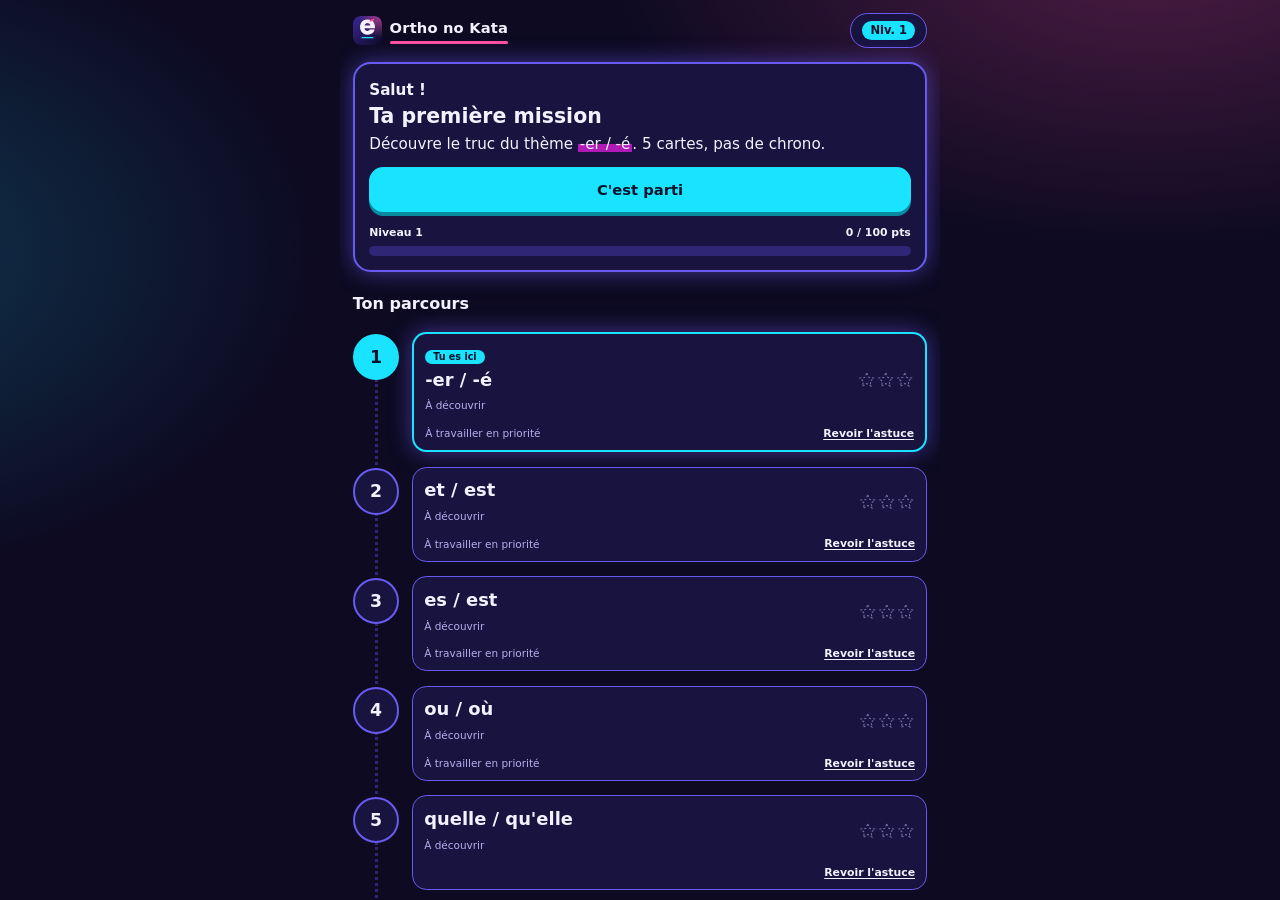
<file: index.html>
<!doctype html>
<html lang="fr">
<head>
  <meta charset="utf-8">
  <meta name="viewport" content="width=device-width, initial-scale=1, viewport-fit=cover">
  <meta name="theme-color" content="#0d0a22">
  <title>Ortho no Kata</title>
  <link rel="manifest" href="manifest.json">
  <link rel="icon" href="icons/icon-192.png">
  <link rel="apple-touch-icon" href="icons/icon-192.png">
  <script src="theme.js"></script>
  <link rel="stylesheet" href="style.css">
</head>
<body data-zoom-min="0.8">
  <div class="bandeau" id="maj" role="status"><span>Nouvelle version disponible</span><button type="button">Mettre à jour</button></div>
  <main id="app"><p>Chargement…</p></main>
  <script src="dom.js"></script>
  <script src="shared.js"></script>
  <script src="rules.js"></script>
  <script src="duel-model.js"></script>
  <script src="mots-model.js"></script>
  <script src="dictees-model.js"></script>
  <script src="menu.js"></script>
  <script src="fit.js"></script>
  <script src="pwa.js"></script>
</body>
</html>
</file>
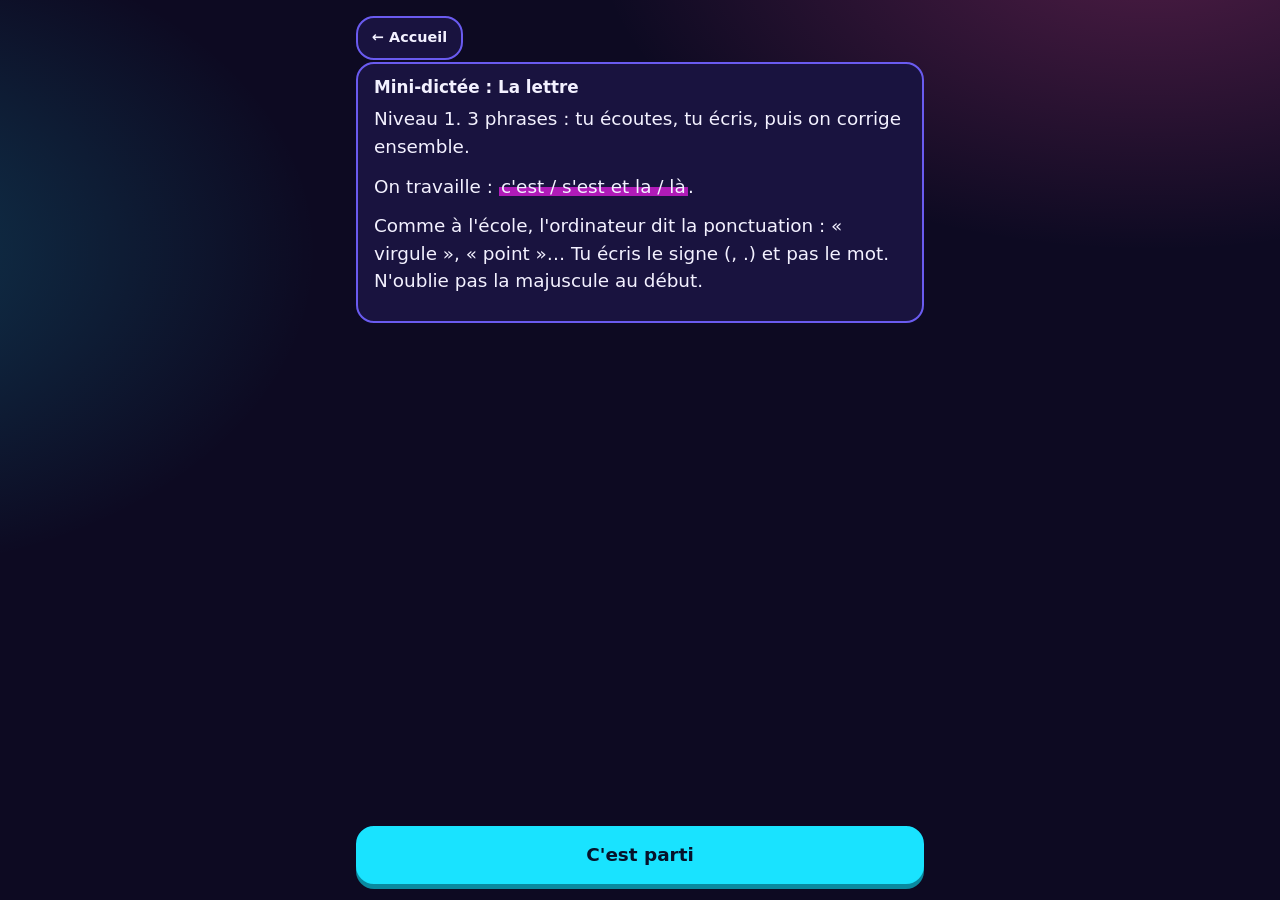
<file: dictee.html>
<!doctype html>
<html lang="fr">
<head>
  <meta charset="utf-8">
  <meta name="viewport" content="width=device-width, initial-scale=1, viewport-fit=cover">
  <meta name="theme-color" content="#0d0a22">
  <title>La dictée : Ortho no Kata</title>
  <link rel="manifest" href="manifest.json">
  <link rel="icon" href="icons/icon-192.png">
  <link rel="apple-touch-icon" href="icons/icon-192.png">
  <script src="theme.js"></script>
  <link rel="stylesheet" href="style.css">
</head>
<body data-zoom-min="0.7">
  <div class="bandeau" id="maj" role="status"><span>Nouvelle version disponible</span><button type="button">Mettre à jour</button></div>
  <main id="app"><p>Chargement…</p></main>
  <script src="dom.js"></script>
  <script src="shared.js"></script>
  <script src="duel-model.js"></script>
  <script src="rules.js"></script>
  <script src="dictees-model.js"></script>
  <script src="dictee.js"></script>
  <script src="fit.js"></script>
  <script src="pwa.js"></script>
</body>
</html>
</file>
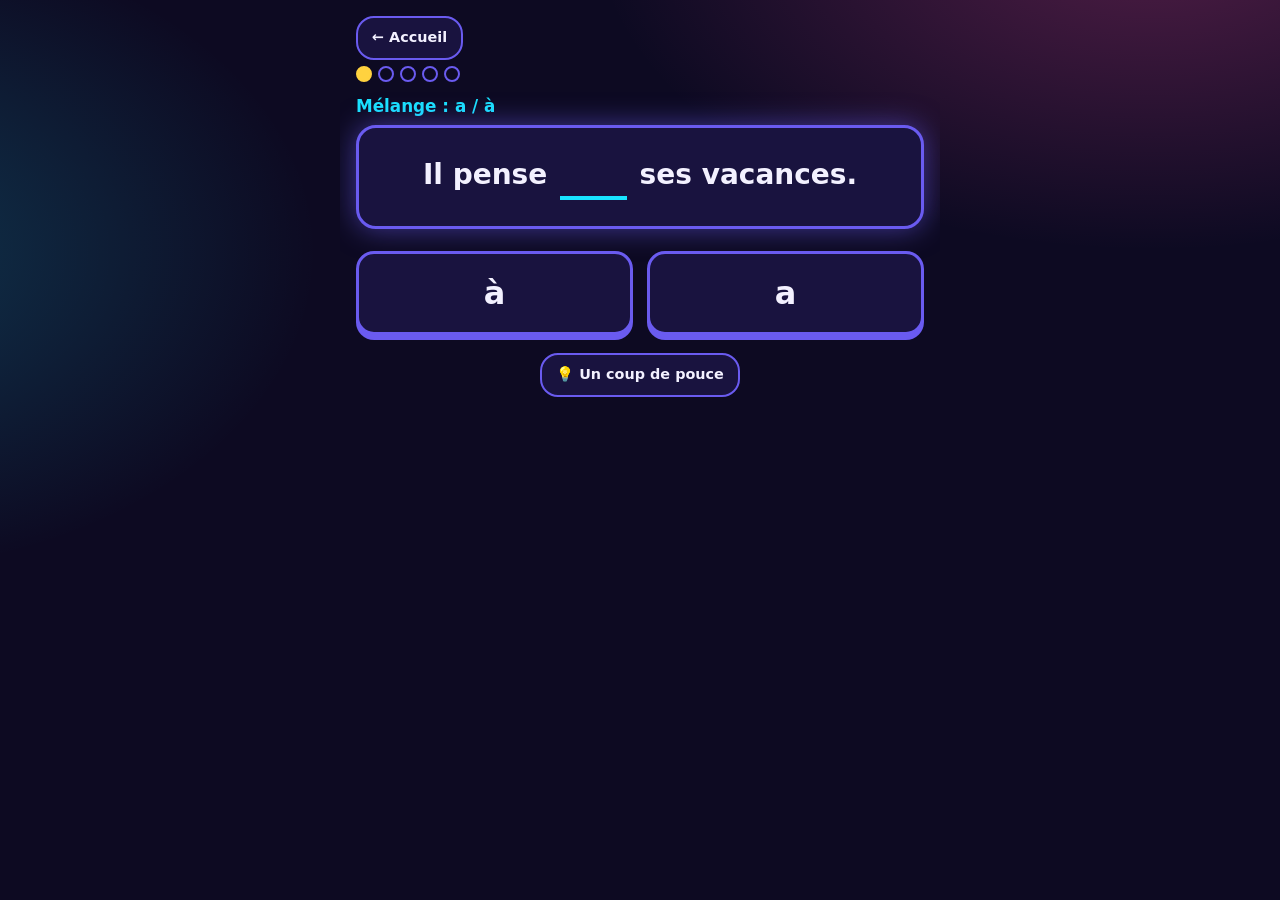
<file: duel.html>
<!doctype html>
<html lang="fr">
<head>
  <meta charset="utf-8">
  <meta name="viewport" content="width=device-width, initial-scale=1, viewport-fit=cover">
  <meta name="theme-color" content="#0d0a22">
  <title>Jeu : Ortho no Kata</title>
  <link rel="manifest" href="manifest.json">
  <link rel="icon" href="icons/icon-192.png">
  <link rel="apple-touch-icon" href="icons/icon-192.png">
  <script src="theme.js"></script>
  <link rel="stylesheet" href="style.css">
</head>
<body>
  <div class="bandeau" id="maj" role="status"><span>Nouvelle version disponible</span><button type="button">Mettre à jour</button></div>
  <main id="app"><p>Chargement…</p></main>
  <script src="dom.js"></script>
  <script src="shared.js"></script>
  <script src="rules.js"></script>
  <script src="duel-model.js"></script>
  <script src="duel.js"></script>
  <script src="fit.js"></script>
  <script src="pwa.js"></script>
</body>
</html>
</file>
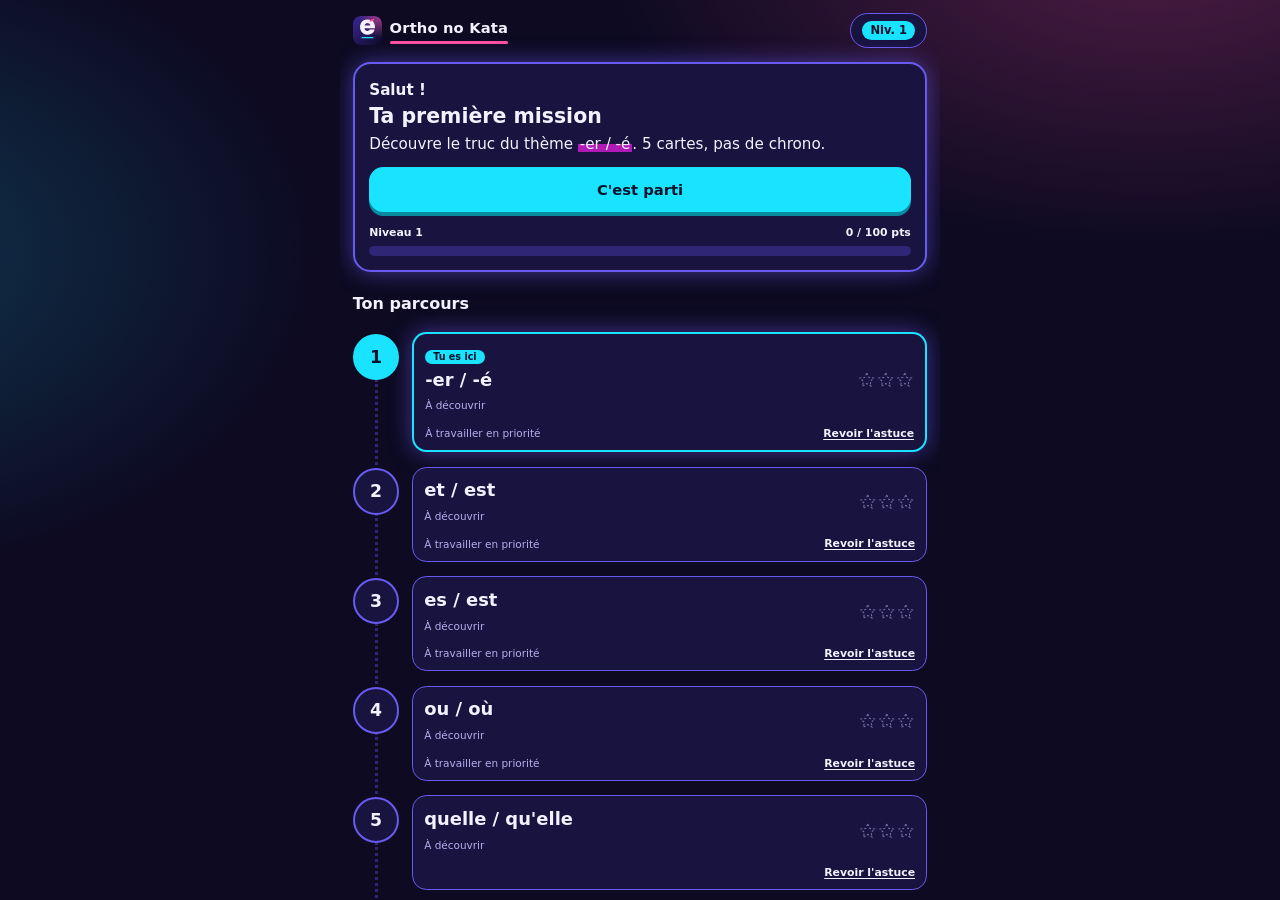
<file: lecon.html>
<!doctype html>
<html lang="fr">
<head>
  <meta charset="utf-8">
  <meta name="viewport" content="width=device-width, initial-scale=1, viewport-fit=cover">
  <meta name="theme-color" content="#0d0a22">
  <title>L'astuce : Ortho no Kata</title>
  <link rel="manifest" href="manifest.json">
  <link rel="icon" href="icons/icon-192.png">
  <link rel="apple-touch-icon" href="icons/icon-192.png">
  <script src="theme.js"></script>
  <link rel="stylesheet" href="style.css">
</head>
<body>
  <div class="bandeau" id="maj" role="status"><span>Nouvelle version disponible</span><button type="button">Mettre à jour</button></div>
  <main id="app"><p>Chargement…</p></main>
  <script src="dom.js"></script>
  <script src="shared.js"></script>
  <script src="rules.js"></script>
  <script src="duel-model.js"></script>
  <script src="lecon.js"></script>
  <script src="fit.js"></script>
  <script src="pwa.js"></script>
</body>
</html>
</file>
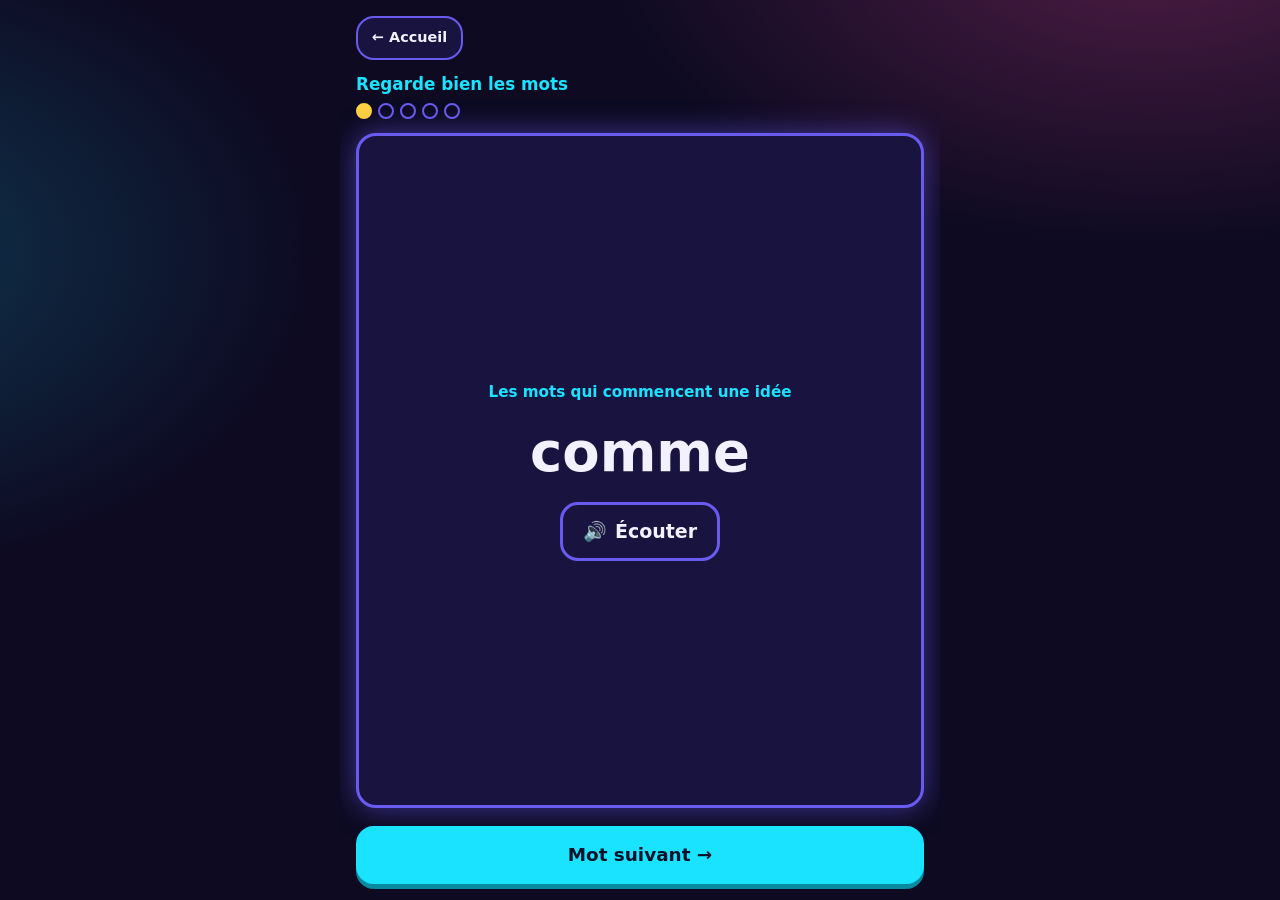
<file: mots.html>
<!doctype html>
<html lang="fr">
<head>
  <meta charset="utf-8">
  <meta name="viewport" content="width=device-width, initial-scale=1, viewport-fit=cover">
  <meta name="theme-color" content="#0d0a22">
  <title>Les mots : Ortho no Kata</title>
  <link rel="manifest" href="manifest.json">
  <link rel="icon" href="icons/icon-192.png">
  <link rel="apple-touch-icon" href="icons/icon-192.png">
  <script src="theme.js"></script>
  <link rel="stylesheet" href="style.css">
</head>
<body>
  <div class="bandeau" id="maj" role="status"><span>Nouvelle version disponible</span><button type="button">Mettre à jour</button></div>
  <main id="app"><p>Chargement…</p></main>
  <script src="dom.js"></script>
  <script src="shared.js"></script>
  <script src="duel-model.js"></script>
  <script src="mots-model.js"></script>
  <script src="mots.js"></script>
  <script src="fit.js"></script>
  <script src="pwa.js"></script>
</body>
</html>
</file>
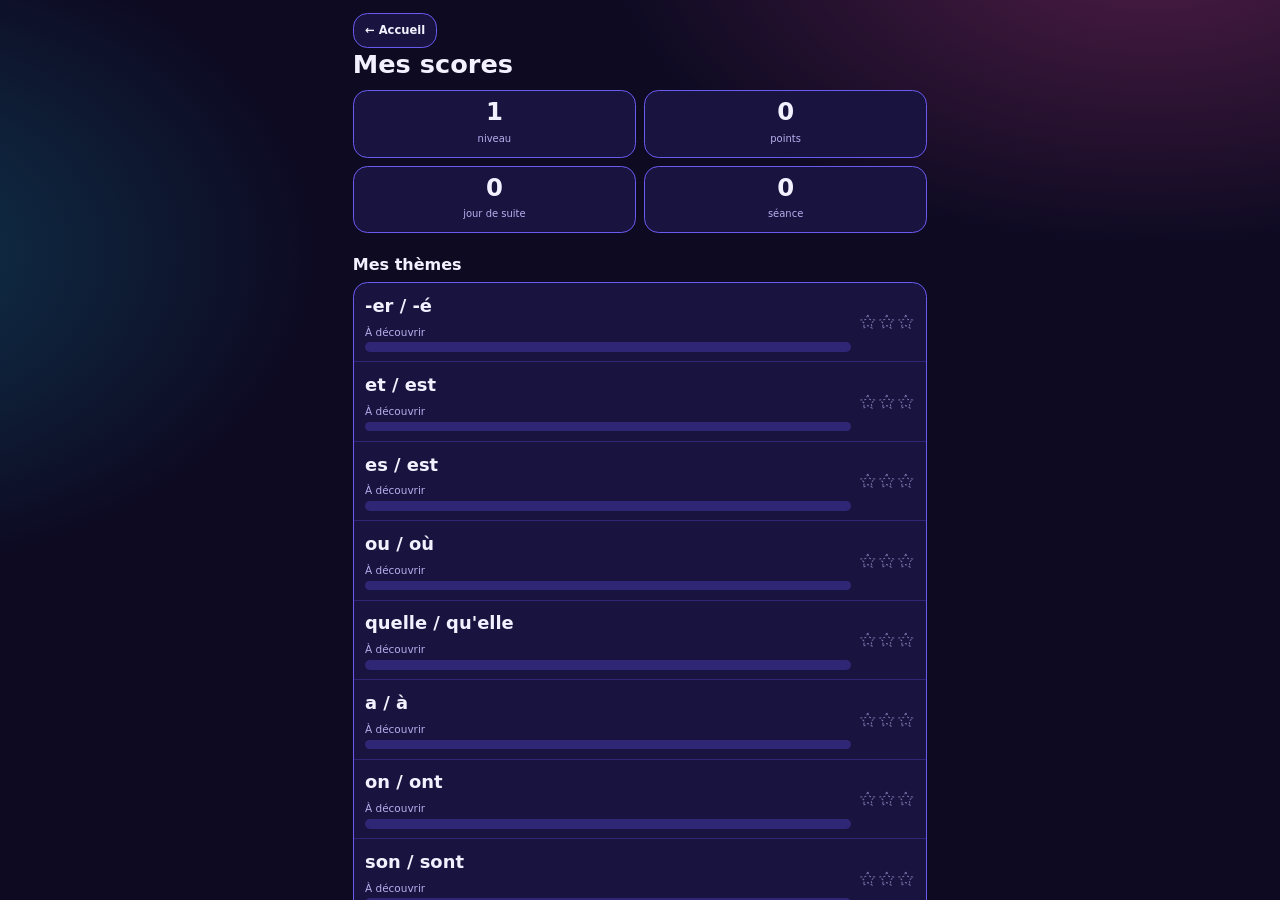
<file: scores.html>
<!doctype html>
<html lang="fr">
<head>
  <meta charset="utf-8">
  <meta name="viewport" content="width=device-width, initial-scale=1, viewport-fit=cover">
  <meta name="theme-color" content="#0d0a22">
  <title>Mes scores : Ortho no Kata</title>
  <link rel="manifest" href="manifest.json">
  <link rel="icon" href="icons/icon-192.png">
  <link rel="apple-touch-icon" href="icons/icon-192.png">
  <script src="theme.js"></script>
  <link rel="stylesheet" href="style.css">
</head>
<body data-zoom-min="0.8">
  <div class="bandeau" id="maj" role="status"><span>Nouvelle version disponible</span><button type="button">Mettre à jour</button></div>
  <main id="app"><p>Chargement…</p></main>
  <script src="dom.js"></script>
  <script src="shared.js"></script>
  <script src="rules.js"></script>
  <script src="duel-model.js"></script>
  <script src="mots-model.js"></script>
  <script src="dictees-model.js"></script>
  <script src="scores.js"></script>
  <script src="fit.js"></script>
  <script src="pwa.js"></script>
</body>
</html>
</file>
<file: style.css>
/* Ortho no Kata : habillage à ambiances (arcade, sport, sakura).
   Toutes les couleurs et formes passent par des variables : une ambiance = un bloc de variables.
   Vocabulaire des variables :
     --papier  = surface des cartes et des boutons     --fond = fond de la page
     --encre   = texte                                  --bord = contours
     --accent  = bouton principal, étape en cours       --vert / --rouge = juste / à revoir
     --surligneur = mot-témoin mis en évidence          --etoile = étoiles gagnées            */

/* ── Ambiance 1 : arcade (par défaut) : nuit, néons, jeu vidéo ────────────── */
:root, :root[data-theme="arcade"] {
  --fond: #0d0a22;
  --fond-image: radial-gradient(900px 520px at 90% -8%, rgba(255, 79, 163, .28), transparent 62%),
                radial-gradient(760px 520px at -12% 28%, rgba(25, 227, 255, .2), transparent 62%);
  --papier: #19133f; --encre: #f3f1ff; --encre-douce: #b6afee;
  --bord: #6a5bf0; --bord-doux: #2f2776;
  --accent: #19e3ff; --accent-texte: #06122a; --accent-ombre: #0a8aa0;
  --vert: #45f5a3; --vert-fond: #0f3a34; --rouge: #ff7096; --rouge-fond: #3f1233;
  --surligneur: #b01bb8; --etoile: #ffd23f; --tampon: #ff4fa3; --tampon-rot: -3deg;
  --titre: ui-rounded, "SF Pro Rounded", "Arial Rounded MT Bold", "Trebuchet MS", system-ui, sans-serif;
  --titre-style: normal; --titre-poids: 800;
  --rayon: 18px; --epais: 3px;
  --ombre-carte: 0 0 28px rgba(106, 91, 240, .55);
  --ombre-bouton: 0 5px 0 var(--bord);
}

/* ── Ambiance 2 : sport : clair, franc, orange et bleu nuit ───────────────── */
:root[data-theme="sport"] {
  --fond: #edf2fa;
  --fond-image: repeating-linear-gradient(135deg, transparent 0 24px, rgba(15, 27, 45, .045) 24px 48px);
  --papier: #ffffff; --encre: #0f1b2d; --encre-douce: #51607a;
  --bord: #0f1b2d; --bord-doux: #d3dcee;
  --accent: #ff5a1f; --accent-texte: #ffffff; --accent-ombre: #a83408;
  --vert: #0a8f50; --vert-fond: #dcf5e8; --rouge: #dc2038; --rouge-fond: #fde6e9;
  --surligneur: #ffe14d; --etoile: #ffc21a; --tampon: #dc2038; --tampon-rot: -4deg;
  --titre: "Arial Black", "Helvetica Neue", Impact, system-ui, sans-serif;
  --titre-style: italic; --titre-poids: 900;
  --rayon: 10px; --epais: 3px;
  --ombre-carte: 5px 5px 0 var(--bord);
  --ombre-bouton: 0 5px 0 var(--bord);
}

/* ── Ambiance 3 : sakura : kawaii, parquet, bambou, pétales et pagode ─────── */
:root[data-theme="sakura"] {
  --fond: #f7e3c3;
  --fond-image: url("data:image/svg+xml,%3Csvg xmlns='http://www.w3.org/2000/svg' width='150' height='190'%3E%0A%3Cg stroke='%23c9847f' stroke-width='2' stroke-linejoin='round'%3E%0A%3Crect x='62' y='6' width='26' height='8' rx='2' fill='%23f2a9a4'/%3E%0A%3Cpath d='M75 14 L75 4' /%3E%0A%3Cpath d='M50 56 Q75 34 100 56 L110 62 H40Z' fill='%23f2a9a4'/%3E%3Crect x='56' y='56' width='38' height='24' fill='%23fff1e6'/%3E%0A%3Cpath d='M36 98 Q75 70 114 98 L126 106 H24Z' fill='%23f2a9a4'/%3E%3Crect x='46' y='98' width='58' height='26' fill='%23fff1e6'/%3E%0A%3Cpath d='M20 144 Q75 108 130 144 L146 154 H4Z' fill='%23f2a9a4'/%3E%3Crect x='34' y='144' width='82' height='30' fill='%23fff1e6'/%3E%0A%3Crect x='64' y='150' width='22' height='24' rx='2' fill='%23e8a07a'/%3E%3Crect x='0' y='174' width='150' height='10' rx='3' fill='%23e0b48a'/%3E%3C/g%3E%3C/svg%3E"),
                url("data:image/svg+xml,%3Csvg xmlns='http://www.w3.org/2000/svg' width='46' height='260'%3E%0A%3Crect x='14' y='-2' width='16' height='132' rx='3' fill='%23a9d8a0' stroke='%237fbd7a' stroke-width='2'/%3E%0A%3Crect x='14' y='132' width='16' height='130' rx='3' fill='%23a9d8a0' stroke='%237fbd7a' stroke-width='2'/%3E%0A%3Crect x='11' y='124' width='22' height='9' rx='4' fill='%238cc886' stroke='%236aab68' stroke-width='1.5'/%3E%0A%3Crect x='11' y='252' width='22' height='9' rx='4' fill='%238cc886' stroke='%236aab68' stroke-width='1.5'/%3E%0A%3Cpath d='M30 70 q14 -10 20 -26 q-14 4 -20 26z' fill='%23bfe5b4' stroke='%237fbd7a' stroke-width='1.2'/%3E%0A%3Cpath d='M30 190 q14 -10 20 -26 q-14 4 -20 26z' fill='%23bfe5b4' stroke='%237fbd7a' stroke-width='1.2'/%3E%3C/svg%3E"),
                url("data:image/svg+xml,%3Csvg xmlns='http://www.w3.org/2000/svg' width='46' height='260'%3E%0A%3Crect x='14' y='-2' width='16' height='132' rx='3' fill='%23a9d8a0' stroke='%237fbd7a' stroke-width='2'/%3E%0A%3Crect x='14' y='132' width='16' height='130' rx='3' fill='%23a9d8a0' stroke='%237fbd7a' stroke-width='2'/%3E%0A%3Crect x='11' y='124' width='22' height='9' rx='4' fill='%238cc886' stroke='%236aab68' stroke-width='1.5'/%3E%0A%3Crect x='11' y='252' width='22' height='9' rx='4' fill='%238cc886' stroke='%236aab68' stroke-width='1.5'/%3E%0A%3Cpath d='M14 70 q-14 -10 -20 -26 q14 4 20 26z' fill='%23bfe5b4' stroke='%237fbd7a' stroke-width='1.2'/%3E%0A%3Cpath d='M14 190 q-14 -10 -20 -26 q14 4 20 26z' fill='%23bfe5b4' stroke='%237fbd7a' stroke-width='1.2'/%3E%3C/svg%3E"),
                url("data:image/svg+xml,%3Csvg xmlns='http://www.w3.org/2000/svg' width='460' height='560'%3E%3Cg transform='translate(70 80) rotate(10) scale(1)'%3E%3Cg fill='%23ffc4d6' stroke='%23f59ab8' stroke-width='1.2'%3E%3Cellipse cx='0' cy='-9' rx='6' ry='9' transform='rotate(0)'/%3E%3Cellipse cx='0' cy='-9' rx='6' ry='9' transform='rotate(72)'/%3E%3Cellipse cx='0' cy='-9' rx='6' ry='9' transform='rotate(144)'/%3E%3Cellipse cx='0' cy='-9' rx='6' ry='9' transform='rotate(216)'/%3E%3Cellipse cx='0' cy='-9' rx='6' ry='9' transform='rotate(288)'/%3E%3C/g%3E%3Ccircle r='3' fill='%23ff8fb1'/%3E%3C/g%3E%3Cg transform='translate(360 190) rotate(-20) scale(0.8)'%3E%3Cg fill='%23ffc4d6' stroke='%23f59ab8' stroke-width='1.2'%3E%3Cellipse cx='0' cy='-9' rx='6' ry='9' transform='rotate(0)'/%3E%3Cellipse cx='0' cy='-9' rx='6' ry='9' transform='rotate(72)'/%3E%3Cellipse cx='0' cy='-9' rx='6' ry='9' transform='rotate(144)'/%3E%3Cellipse cx='0' cy='-9' rx='6' ry='9' transform='rotate(216)'/%3E%3Cellipse cx='0' cy='-9' rx='6' ry='9' transform='rotate(288)'/%3E%3C/g%3E%3Ccircle r='3' fill='%23ff8fb1'/%3E%3C/g%3E%3Cg transform='translate(190 380) rotate(35) scale(0.9)'%3E%3Cg fill='%23ffc4d6' stroke='%23f59ab8' stroke-width='1.2'%3E%3Cellipse cx='0' cy='-9' rx='6' ry='9' transform='rotate(0)'/%3E%3Cellipse cx='0' cy='-9' rx='6' ry='9' transform='rotate(72)'/%3E%3Cellipse cx='0' cy='-9' rx='6' ry='9' transform='rotate(144)'/%3E%3Cellipse cx='0' cy='-9' rx='6' ry='9' transform='rotate(216)'/%3E%3Cellipse cx='0' cy='-9' rx='6' ry='9' transform='rotate(288)'/%3E%3C/g%3E%3Ccircle r='3' fill='%23ff8fb1'/%3E%3C/g%3E%3Cg transform='translate(400 500) rotate(0) scale(0.6)'%3E%3Cg fill='%23ffc4d6' stroke='%23f59ab8' stroke-width='1.2'%3E%3Cellipse cx='0' cy='-9' rx='6' ry='9' transform='rotate(0)'/%3E%3Cellipse cx='0' cy='-9' rx='6' ry='9' transform='rotate(72)'/%3E%3Cellipse cx='0' cy='-9' rx='6' ry='9' transform='rotate(144)'/%3E%3Cellipse cx='0' cy='-9' rx='6' ry='9' transform='rotate(216)'/%3E%3Cellipse cx='0' cy='-9' rx='6' ry='9' transform='rotate(288)'/%3E%3C/g%3E%3Ccircle r='3' fill='%23ff8fb1'/%3E%3C/g%3E%3Cellipse cx='250' cy='60' rx='5' ry='8' fill='%23ffd3e1' transform='rotate(30 250 60)'/%3E%3Cellipse cx='120' cy='250' rx='5' ry='8' fill='%23ffd3e1' transform='rotate(-40 120 250)'/%3E%3Cellipse cx='330' cy='330' rx='5' ry='8' fill='%23ffd3e1' transform='rotate(60 330 330)'/%3E%3Cellipse cx='40' cy='450' rx='5' ry='8' fill='%23ffd3e1' transform='rotate(10 40 450)'/%3E%3Cellipse cx='270' cy='520' rx='5' ry='8' fill='%23ffd3e1' transform='rotate(-20 270 520)'/%3E%3Cellipse cx='430' cy='60' rx='5' ry='8' fill='%23ffd3e1' transform='rotate(50 430 60)'/%3E%3C/svg%3E"),
                url("data:image/svg+xml,%3Csvg xmlns='http://www.w3.org/2000/svg' width='160' height='80'%3E%0A%3Crect width='160' height='80' fill='%23f7e3c3'/%3E%0A%3Crect width='80' height='40' fill='%23f6e0bd'/%3E%3Crect x='80' y='40' width='80' height='40' fill='%23f6e0bd'/%3E%0A%3Cg fill='none' stroke='%23ebcfa6' stroke-width='2'%3E%3Cpath d='M0 1H160M0 41H160M80 0V40M40 40V80M120 40V80'/%3E%3C/g%3E%0A%3Cg fill='none' stroke='%23f0d7b2' stroke-width='1' stroke-linecap='round'%3E%3Cpath d='M8 12H50M30 28H70M96 14H140M90 52H130M20 58H34M130 66H150'/%3E%3C/g%3E%3C/svg%3E");
  --fond-pos: right 10px bottom 96px, left top, right top, 0 0, 0 0;
  --fond-taille: 92px auto, 26px auto, 26px auto, 520px auto, 130px auto;
  --fond-rep: no-repeat, repeat-y, repeat-y, repeat, repeat;
  --papier: #fffaf4; --encre: #3d2528; --encre-douce: #8a5f66;
  --bord: #ec8fb0; --bord-doux: #f6d5df;
  --accent: #d94a80; --accent-texte: #ffffff; --accent-ombre: #a32a5a;
  --vert: #36874f; --vert-fond: #e2f4e4; --rouge: #c4344c; --rouge-fond: #fde3e8;
  --surligneur: #ffc9db; --etoile: #ffb21e; --tampon: #d94a80; --tampon-rot: -5deg;
  --titre: ui-rounded, "Hiragino Maru Gothic ProN", "SF Pro Rounded", "Arial Rounded MT Bold", "Trebuchet MS", system-ui, sans-serif;
  --titre-style: normal; --titre-poids: 800;
  --rayon: 22px; --epais: 3px;
  --ombre-carte: 0 6px 0 rgba(217, 74, 128, .22);
  --ombre-bouton: 0 5px 0 #f1b3c9;
}
:root[data-theme="sakura"] h1, :root[data-theme="sakura"] h2, :root[data-theme="sakura"] .logo-nom { text-shadow: 0 0 6px #fff4e3, 0 0 12px #fff4e3, 0 0 3px #fff4e3; }
:root[data-theme="sakura"] h1::after { content: " 🌸"; font-size: .8em; }

:root { --corps: system-ui, -apple-system, "Segoe UI", Roboto, sans-serif; }

* { box-sizing: border-box; }
html { -webkit-text-size-adjust: 100%; }
body {
  margin: 0; color: var(--encre); font: 19px/1.5 var(--corps);
  height: 100vh; height: 100dvh; overflow: hidden;
  background-color: var(--fond); background-image: var(--fond-image); background-attachment: fixed;
  background-position: var(--fond-pos, 0 0); background-size: var(--fond-taille, auto); background-repeat: var(--fond-rep, repeat);
}
/* Une page = un écran : fit.js règle --z pour que tout tienne en hauteur */
main {
  --z: 1; zoom: var(--z);
  display: flex; flex-direction: column;
  max-width: calc(600px / var(--z)); margin: 0 auto; padding: 14px 16px 16px;
  height: calc(100vh / var(--z)); height: calc(100dvh / var(--z)); overflow-y: auto;
}
h1, h2, h3 { font-family: var(--titre); font-style: var(--titre-style); font-weight: var(--titre-poids); line-height: 1.15; margin: 0; }
h1 { font-size: 2rem; }
h2 { font-size: 1.25rem; margin: 28px 0 10px; }
p { margin: 8px 0; }
a { color: inherit; }
.discret { color: var(--encre-douce); font-size: .88rem; }

.logo { font-family: var(--titre); font-style: var(--titre-style); font-weight: var(--titre-poids); font-size: 1.15rem; letter-spacing: .01em; }
.logo { display: inline-flex; align-items: center; gap: 10px; }
.logo img { display: block; border-radius: 10px; }
.logo-nom::after { content: ""; display: block; height: 4px; margin-top: 3px; border-radius: 2px; background: var(--tampon); }
.haut { display: flex; align-items: center; justify-content: space-between; gap: 12px; min-height: 48px; }
.pastille {
  display: inline-flex; align-items: center; gap: 10px; text-decoration: none; background: var(--papier);
  border: 2px solid var(--bord); border-radius: 999px; padding: 6px 14px; font-weight: 700; font-size: .9rem; min-height: 44px;
}
.pastille .niveau-puce { background: var(--accent); color: var(--accent-texte); border-radius: 999px; padding: 1px 10px; font-weight: 800; }

/* Boutons */
button, .bouton { font: inherit; cursor: pointer; color: var(--encre); -webkit-tap-highlight-color: transparent; }
.bouton, button.bouton {
  gap: 8px;
  display: inline-flex; align-items: center; justify-content: center; text-align: center; text-decoration: none;
  min-height: 56px; padding: 12px 20px; border: var(--epais) solid var(--bord); border-radius: var(--rayon); background: var(--papier);
  font-weight: 700; font-family: var(--titre); font-style: var(--titre-style);
}
.bouton.principal { background: var(--accent); color: var(--accent-texte); border-color: var(--accent); box-shadow: 0 5px 0 var(--accent-ombre); }
.bouton.principal:active { transform: translateY(4px); box-shadow: 0 1px 0 var(--accent-ombre); }
.bouton.large { width: 100%; font-size: 1.15rem; }
.bouton.petit { min-height: 44px; padding: 6px 14px; font-size: .9rem; border-width: 2px; }
.bouton.actif { background: var(--accent); color: var(--accent-texte); border-color: var(--accent); }
.bouton:focus-visible, a:focus-visible, button:focus-visible, input:focus-visible { outline: 4px solid var(--etoile); outline-offset: 3px; }
.actions { display: grid; gap: 12px; margin-top: auto; padding-top: 18px; flex: none; }

/* Accueil : la mission du jour */
.mission { margin-top: 16px; background: var(--papier); border: var(--epais) solid var(--bord); border-radius: calc(var(--rayon) + 4px); padding: 18px; box-shadow: var(--ombre-carte); }
.mission h1 { font-size: 1.6rem; }
.mission p { margin: 6px 0 14px; }
.surligne { background: linear-gradient(transparent 52%, var(--surligneur) 52% 94%, transparent 94%); padding: 0 .12em; color: inherit; }
.etat-mission { display: inline-flex; align-items: center; gap: 8px; font-weight: 800; margin-bottom: 4px; }
.etat-mission.ok { color: var(--vert); }
.niveau { margin-top: 16px; }
.niveau-ligne { display: flex; justify-content: space-between; font-size: .85rem; font-weight: 700; margin-bottom: 6px; }
.barre { height: 12px; background: var(--bord-doux); border-radius: 999px; overflow: hidden; }
.barre > i { display: block; height: 100%; background: var(--vert); border-radius: 999px; }
.barre.xp > i { background: var(--etoile); }

/* Parcours : les étapes à la suite, la prochaine mise en avant */
.parcours { list-style: none; margin: 14px 0 0; padding: 0; }
.noeud { position: relative; padding: 0 0 18px 74px; }
.noeud::before { content: ""; position: absolute; left: 28px; top: 58px; bottom: 2px; border-left: 4px dotted var(--bord-doux); }
.noeud:last-child { padding-bottom: 0; }
.noeud:last-child::before { display: none; }
.rond {
  position: absolute; left: 0; top: 2px; width: 58px; height: 58px; border-radius: 50%; display: grid; place-items: center;
  font: 900 1.35rem var(--titre); background: var(--papier); border: var(--epais) solid var(--bord); color: var(--encre);
}
.noeud.fait .rond { background: var(--etoile); color: #1d1500; }
.noeud.ici .rond { background: var(--accent); color: var(--accent-texte); border-color: var(--accent); animation: pulse 1.8s ease-out infinite; }
.noeud.boss .rond { font-size: 1.6rem; }
@keyframes pulse { 0% { box-shadow: 0 0 0 0 var(--accent); } 70% { box-shadow: 0 0 0 14px transparent; } 100% { box-shadow: 0 0 0 0 transparent; } }
.noeud-carte { background: var(--papier); border: 2px solid var(--bord); border-radius: var(--rayon); }
.noeud.ici .noeud-carte { border: var(--epais) solid var(--accent); box-shadow: var(--ombre-carte); }
.noeud-lien { display: flex; align-items: center; justify-content: space-between; gap: 10px; padding: 12px 14px; min-height: 64px; text-decoration: none; border-radius: var(--rayon); }
.noeud-lien:active { background: var(--bord-doux); }
.nom-theme { font-family: var(--titre); font-style: var(--titre-style); font-weight: var(--titre-poids); font-size: 1.4rem; }
.etat { font-size: .82rem; color: var(--encre-douce); }
.noeud-pied { display: flex; justify-content: space-between; align-items: center; gap: 8px; padding: 0 14px 10px; font-size: .85rem; }
.noeud-pied a { font-weight: 700; text-underline-offset: 3px; }
.tag-ici { display: inline-block; background: var(--accent); color: var(--accent-texte); border-radius: 999px; padding: 0 10px; font-size: .75rem; font-weight: 800; margin-bottom: 2px; }
.etoiles { display: inline-flex; gap: 2px; flex: none; }
.etoiles svg { width: 22px; height: 22px; }
.etoile-pleine { fill: var(--etoile); stroke: var(--bord); stroke-width: 1.4; stroke-linejoin: round; }
.etoile-vide { fill: none; stroke: var(--encre-douce); stroke-width: 1.4; stroke-dasharray: 3 2.5; stroke-linejoin: round; opacity: .6; }

/* Listes (scores) */
.liste { list-style: none; margin: 0; padding: 0; background: var(--papier); border-radius: var(--rayon); border: 2px solid var(--bord); overflow: hidden; }
/* Les listes ne se compressent pas : si ça ne tient pas, la page défile */
.liste, .seances { flex: none; }
.liste li { border-top: 2px solid var(--bord-doux); }
.liste li:first-child { border-top: 0; }
.ligne-theme { display: flex; align-items: center; justify-content: space-between; gap: 10px; padding: 12px 14px; min-height: 64px; }

/* Réglages */
details { margin-top: 28px; background: var(--papier); border: 2px solid var(--bord); border-radius: var(--rayon); padding: 4px 14px; }
summary { cursor: pointer; font-family: var(--titre); font-style: var(--titre-style); font-weight: var(--titre-poids); padding: 12px 0; min-height: 48px; }
.reglages { display: grid; gap: 12px; padding: 4px 0 14px; }
.ligne { display: flex; gap: 8px; flex-wrap: wrap; align-items: center; }
.ligne .bouton { flex: 1 1 100px; }
input[type="text"] { font: inherit; width: 100%; padding: 12px 14px; border: 2px solid var(--bord); border-radius: var(--rayon); background: var(--fond); color: var(--encre); min-height: 48px; }
label { font-weight: 700; font-size: .9rem; }

/* Leçon */
.lecon { display: grid; gap: 18px; margin-top: 12px; }
.bloc { background: var(--papier); border: 2px solid var(--bord); border-radius: var(--rayon); padding: 14px 16px; }
.bloc h2 { margin: 0 0 8px; font-size: 1.05rem; }
.gros-mot { font-family: var(--titre); font-style: var(--titre-style); font-weight: var(--titre-poids); font-size: 1.7rem; line-height: 1.3; }
.regle { display: grid; gap: 10px; margin-top: 10px; }
.resultat-regle { display: flex; align-items: center; gap: 12px; padding: 10px 12px; border-radius: var(--rayon); border: 2px solid; }
.resultat-regle.oui { border-color: var(--vert); background: var(--vert-fond); }
.resultat-regle.non { border-color: var(--rouge); background: var(--rouge-fond); }
.resultat-regle .mot { margin-left: auto; font-family: var(--titre); font-weight: 800; font-size: 1.5rem; }
.note { border-left: 6px solid var(--etoile); padding: 6px 12px; background: var(--papier); font-weight: 700; }
.exemple { padding: 10px 0; border-top: 2px dashed var(--bord-doux); }
.exemple:first-of-type { border-top: 0; }
.exemple .phrase-ex { font-size: 1.15rem; }
.test { display: flex; gap: 10px; align-items: baseline; margin: 6px 0; font-size: 1.1rem; }
.marque { flex: none; font-weight: 900; width: 1.4em; text-align: center; }
.marque.oui { color: var(--vert); }
.marque.non { color: var(--rouge); }

/* Leçon en 4 étapes */
.etapes { list-style: none; display: flex; gap: 6px; padding: 0; margin: 10px 0 14px; }
.etapes li { flex: 1; display: flex; flex-direction: column; align-items: center; gap: 4px; font-size: .8rem; font-weight: 700; color: var(--encre-douce, var(--encre)); opacity: .6; }
.etapes .num { width: 30px; height: 30px; border-radius: 50%; border: 2px solid var(--bord); display: grid; place-items: center; background: var(--papier); }
.etapes li.courante { opacity: 1; color: var(--accent); }
.etapes li.courante .num { background: var(--accent); border-color: var(--accent); color: var(--fond); }
.etapes li.faite { opacity: 1; }
.etapes li.faite .num { background: var(--vert-fond); border-color: var(--vert); color: var(--vert); }
.etape .texte { font-size: 1.15rem; line-height: 1.5; margin: 0 0 12px; }
.etape .gros-mot { text-align: center; margin: 14px 0 4px; }
.phrase-ex.gros { font-size: 1.35rem; padding: 12px 14px; margin: 8px 0 14px; background: var(--fond); border: 2px solid var(--bord-doux); border-radius: var(--rayon); }
.choix-phrases { display: grid; gap: 12px; }
.choix-phrases .phrase-bouton { text-align: left; justify-content: flex-start; font-size: 1.15rem; min-height: 64px; }
.choix-phrases .bouton.juste, .etape .choix .bouton.juste { background: var(--vert-fond); border-color: var(--vert); color: var(--vert); }
.choix-phrases .bouton.rate, .etape .choix .bouton.rate { background: var(--rouge-fond); border-color: var(--rouge); color: var(--rouge); }
.etape .choix .bouton { font-size: 1.15rem; }
.verdict-agir { margin-top: 14px; }

/* Les mots */
.carte-mot { margin-top: 12px; flex: 1; display: flex; flex-direction: column; align-items: center; justify-content: center; gap: 18px; text-align: center; background: var(--papier); border: var(--epais) solid var(--bord); border-radius: calc(var(--rayon) + 2px); padding: 20px 14px; box-shadow: var(--ombre-carte); }
.groupe-mot { color: var(--accent); font-weight: 800; font-size: .95rem; }
.mot-grand { font-family: var(--titre); font-style: var(--titre-style); font-weight: var(--titre-poids); font-size: 3.4rem; line-height: 1.15; overflow-wrap: anywhere; }
.dictee { margin-top: 14px; display: grid; gap: 10px; }
.bouton.ecouter { min-height: 84px; font-size: 1.4rem; width: 100%; }
.saisie { font-family: var(--titre); font-weight: 800; font-size: 2rem; text-align: center; min-height: 64px; }
.mot-verifie { font-family: var(--titre); font-weight: 800; font-size: 2rem; margin: 2px 0 8px; overflow-wrap: anywhere; }
.l-faux { color: var(--rouge); text-decoration: underline wavy; text-underline-offset: 5px; }
.l-manque { color: var(--vert); text-decoration: underline; text-decoration-thickness: 4px; text-underline-offset: 5px; }
.bouton:disabled { opacity: .45; cursor: default; }
.noeud-mots { margin-top: 18px; }
.phrase-saisie { font-size: 1.3rem; text-align: left; min-height: 96px; resize: none; line-height: 1.4; font-family: var(--corps); font-weight: 600; width: 100%; padding: 10px 12px; border: 2px solid var(--bord); border-radius: var(--rayon); background: var(--fond); color: var(--encre); }
.phrase-verifiee { font-size: 1.3rem; font-weight: 700; line-height: 1.4; margin: 2px 0 8px; }
.correction { border-top: 2px dashed var(--bord-doux); padding: 8px 0; }
.noeud-carte.verrouille { opacity: .6; }

/* Jeu */
.progres { display: flex; align-items: center; gap: 6px; margin: 4px 0 2px; }
.progres i { width: 16px; height: 16px; border-radius: 50%; border: 2px solid var(--bord); }
.progres i.fait { background: var(--vert); border-color: var(--vert); }
.progres i.courant { background: var(--etoile); border-color: var(--etoile); }
.theme-courant { font-family: var(--titre); font-style: var(--titre-style); font-weight: var(--titre-poids); font-size: 1.05rem; margin: 10px 0 6px; color: var(--accent); }
.phrase {
  background: var(--papier); border: var(--epais) solid var(--bord); border-radius: calc(var(--rayon) + 2px); padding: 26px 16px;
  font-family: var(--titre); font-style: var(--titre-style); font-weight: 700; font-size: 1.75rem; line-height: 1.5; text-align: center; box-shadow: var(--ombre-carte);
}
.trou { display: inline-block; min-width: 2.4em; border-bottom: 4px solid var(--accent); margin: 0 .1em; }
.bonne-reponse { color: var(--vert); position: relative; white-space: nowrap; }
.bonne-reponse::after {
  content: ""; position: absolute; left: 0; right: 0; bottom: -4px; height: 5px; border-radius: 3px; background: var(--vert);
  transform-origin: left; animation: trait .45s ease-out both;
}
@keyframes trait { from { transform: scaleX(0); } to { transform: scaleX(1); } }
.choix { display: grid; grid-template-columns: 1fr 1fr; gap: 14px; margin-top: 22px; }
.choix .bouton { min-height: 84px; font-size: 2rem; font-weight: 800; box-shadow: var(--ombre-bouton); }
.choix .bouton:active:not(:disabled) { transform: translateY(4px); box-shadow: 0 1px 0 var(--bord); }
.choix .bouton:disabled { cursor: default; box-shadow: none; transform: translateY(3px); opacity: 1; }
.choix .bouton.juste { background: var(--vert-fond); border-color: var(--vert); color: var(--vert); }
.choix .bouton.rate { background: var(--rouge-fond); border-color: var(--rouge); color: var(--rouge); }
.pouce { margin-top: 18px; display: flex; justify-content: center; }
.coup-de-pouce { margin-top: 14px; }
.verdict { margin-top: 20px; border-radius: calc(var(--rayon) + 2px); padding: 14px 16px; border: var(--epais) solid; background: var(--papier); }
.verdict.juste { border-color: var(--vert); }
.verdict.rate { border-color: var(--rouge); }
.verdict h2 { margin: 0 0 6px; font-size: 1.5rem; }
.verdict.juste h2 { color: var(--vert); }
.verdict.rate h2 { color: var(--rouge); }
.verdict .remarque { margin: 8px 0 0; padding: 8px 10px; border-radius: var(--rayon); border: 2px solid #f59e0b; background: rgba(245, 158, 11, .15); font-weight: 600; font-size: .95rem; }
.verdict .conclusion { font-weight: 700; }
.truc-titre { font-family: var(--titre); font-style: var(--titre-style); font-weight: var(--titre-poids); margin: 12px 0 4px; }
.truc { margin: 0 0 8px; font-size: 1.05rem; }

/* Bilan */
.bilan { display: grid; gap: 16px; margin-top: 10px; justify-items: start; }
.tampon {
  display: inline-block; border: 5px solid var(--tampon); color: var(--tampon); border-radius: var(--rayon); padding: 6px 22px;
  font-family: var(--titre); font-style: var(--titre-style); font-weight: 900; font-size: 3.4rem; line-height: 1.2; transform: rotate(var(--tampon-rot));
  background: var(--papier); animation: tampon .5s cubic-bezier(.2, 1.4, .4, 1) both;
}
@keyframes tampon { from { transform: rotate(-12deg) scale(1.9); opacity: 0; } to { transform: rotate(var(--tampon-rot)) scale(1); opacity: 1; } }
.gain { font-family: var(--titre); font-style: var(--titre-style); font-weight: 800; font-size: 1.3rem; }
.a-revoir { background: var(--papier); border: 2px solid var(--rouge); border-radius: var(--rayon); padding: 10px 16px; width: 100%; }
.a-revoir ul { margin: 6px 0 0; padding-left: 20px; }
.bilan .actions { width: 100%; }

/* Scores */
.chiffres { display: grid; grid-template-columns: 1fr 1fr; gap: 10px; margin-top: 14px; }
.chiffre { background: var(--papier); border: 2px solid var(--bord); border-radius: var(--rayon); padding: 10px 8px; text-align: center; }
.chiffre b { display: block; font-family: var(--titre); font-style: var(--titre-style); font-size: 1.9rem; line-height: 1.1; }
.chiffre span { font-size: .78rem; color: var(--encre-douce); }
.seances { list-style: none; margin: 0; padding: 0; background: var(--papier); border: 2px solid var(--bord); border-radius: var(--rayon); overflow: hidden; }
.seances li { display: flex; justify-content: space-between; gap: 10px; padding: 10px 14px; border-top: 2px solid var(--bord-doux); }
.seances li:first-child { border-top: 0; }
.vide { background: var(--papier); padding: 10px 14px; border-radius: var(--rayon); border: 2px dashed var(--encre-douce); }

/* Bandeau de mise à jour */
.bandeau { position: fixed; top: 0; left: 0; right: 0; z-index: 5; display: none; gap: 12px; align-items: center; justify-content: space-between; background: var(--accent); color: var(--accent-texte); padding: 10px 16px; font-size: .9rem; font-weight: 700; }
.bandeau.visible { display: flex; }
.bandeau button { min-height: 40px; padding: 6px 14px; background: var(--papier); color: var(--encre); border: 0; border-radius: 10px; font-weight: 700; }

@media (max-width: 380px) { body { font-size: 18px; } .phrase { font-size: 1.5rem; } .choix .bouton { font-size: 1.7rem; } }
@media (prefers-reduced-motion: reduce) { .bonne-reponse::after, .tampon, .noeud.ici .rond { animation: none; } }
</file>
